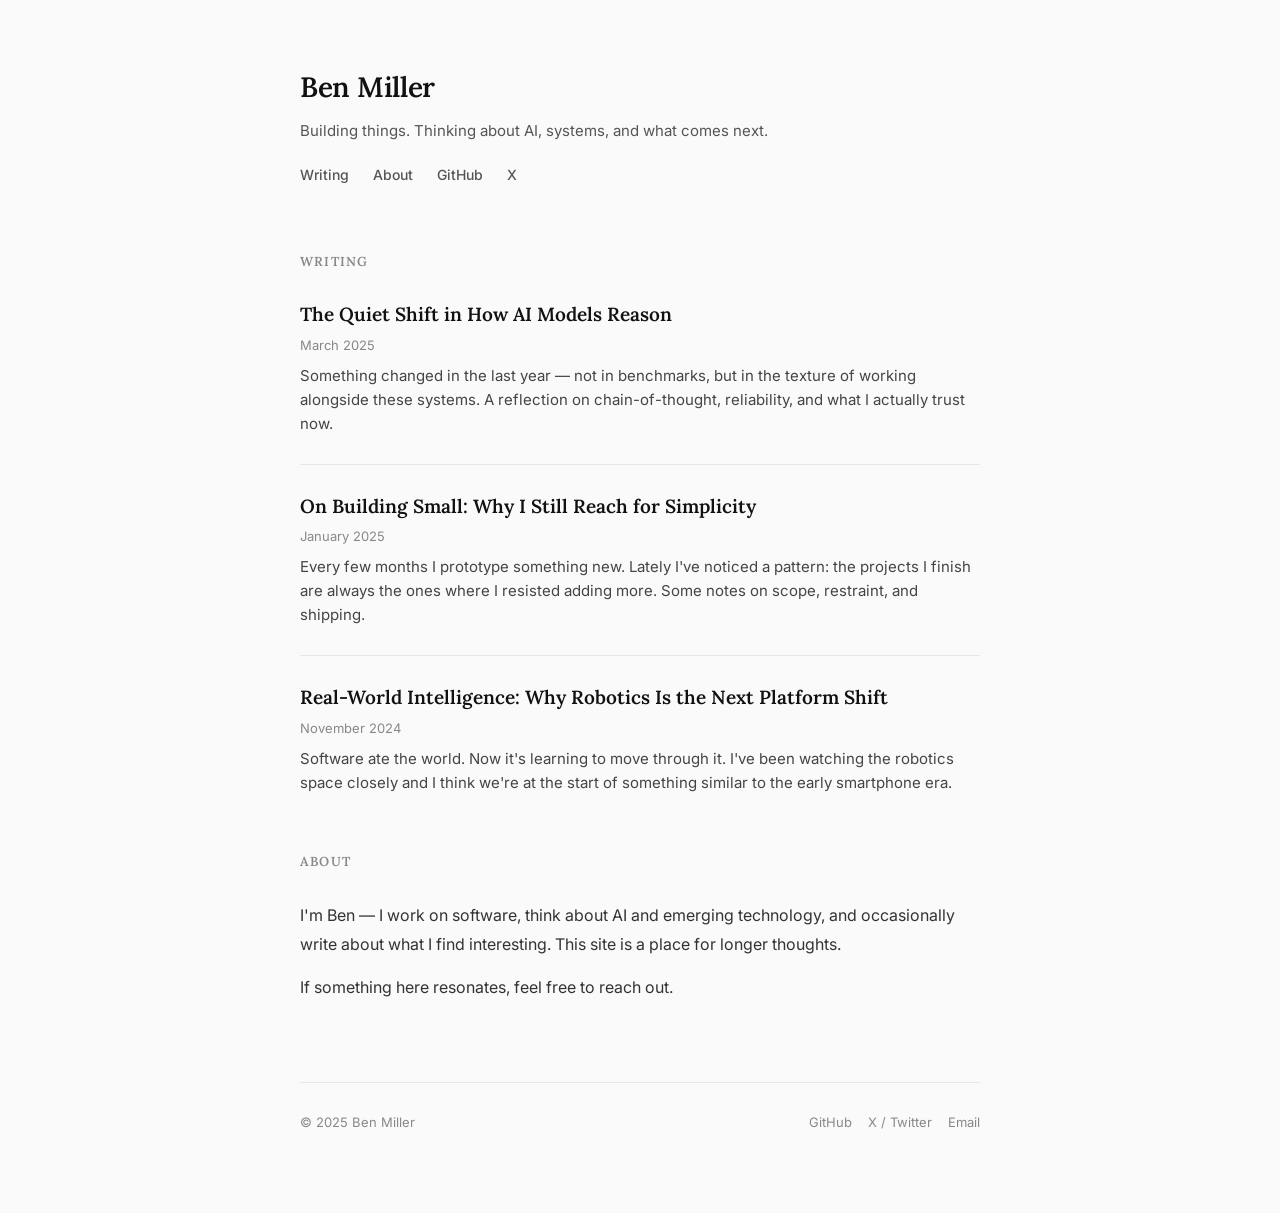
<file: index.html>
<!DOCTYPE html>
<html lang="en">
<head>
  <meta charset="UTF-8">
  <meta name="viewport" content="width=device-width, initial-scale=1.0">
  <title>Ben Miller</title>
  <link rel="preconnect" href="https://fonts.googleapis.com">
  <link rel="preconnect" href="https://fonts.gstatic.com" crossorigin>
  <link href="https://fonts.googleapis.com/css2?family=Inter:wght@400;500&family=Lora:ital,wght@0,400;0,600;1,400&display=swap" rel="stylesheet">
  <style>
    *, *::before, *::after { box-sizing: border-box; margin: 0; padding: 0; }

    body {
      font-family: 'Inter', -apple-system, sans-serif;
      background: #fafafa;
      color: #111;
      font-size: 17px;
      line-height: 1.7;
      padding: 0 24px;
    }

    a { color: #0066cc; text-decoration: none; }
    a:hover { text-decoration: underline; }

    .container {
      max-width: 680px;
      margin: 0 auto;
      padding: 64px 0 80px;
    }

    /* Header */
    header {
      margin-bottom: 64px;
    }

    header h1 {
      font-family: 'Lora', Georgia, serif;
      font-size: 28px;
      font-weight: 600;
      letter-spacing: -0.3px;
      margin-bottom: 6px;
    }

    header p.tagline {
      color: #555;
      font-size: 15px;
      margin-bottom: 20px;
    }

    nav {
      display: flex;
      gap: 24px;
    }

    nav a {
      font-size: 14px;
      color: #555;
      font-weight: 500;
    }

    nav a:hover { color: #111; text-decoration: none; }

    /* Sections */
    section {
      margin-bottom: 56px;
    }

    section h2 {
      font-family: 'Lora', Georgia, serif;
      font-size: 13px;
      font-weight: 600;
      text-transform: uppercase;
      letter-spacing: 1.2px;
      color: #888;
      margin-bottom: 28px;
    }

    /* Posts */
    .post-list {
      list-style: none;
    }

    .post-list li {
      margin-bottom: 28px;
      padding-bottom: 28px;
      border-bottom: 1px solid #e8e8e8;
    }

    .post-list li:last-child {
      border-bottom: none;
      margin-bottom: 0;
      padding-bottom: 0;
    }

    .post-list a.post-title {
      font-family: 'Lora', Georgia, serif;
      font-size: 19px;
      font-weight: 600;
      color: #111;
      display: block;
      margin-bottom: 6px;
      line-height: 1.4;
    }

    .post-list a.post-title:hover {
      color: #0066cc;
      text-decoration: none;
    }

    .post-meta {
      font-size: 13px;
      color: #888;
      margin-bottom: 8px;
    }

    .post-excerpt {
      font-size: 15px;
      color: #444;
      line-height: 1.6;
    }

    /* About */
    .about-text {
      font-size: 16px;
      color: #333;
      line-height: 1.8;
    }

    .about-text p + p { margin-top: 14px; }

    /* Footer */
    footer {
      margin-top: 80px;
      padding-top: 28px;
      border-top: 1px solid #e8e8e8;
      display: flex;
      justify-content: space-between;
      align-items: center;
      flex-wrap: wrap;
      gap: 12px;
    }

    footer p {
      font-size: 13px;
      color: #888;
    }

    footer .links {
      display: flex;
      gap: 16px;
    }

    footer .links a {
      font-size: 13px;
      color: #888;
    }

    footer .links a:hover { color: #111; }

    @media (max-width: 560px) {
      body { font-size: 16px; }
      .container { padding: 40px 0 60px; }
      header { margin-bottom: 48px; }
      header h1 { font-size: 24px; }
    }
  </style>
</head>
<body>
  <div class="container">

    <header>
      <h1>Ben Miller</h1>
      <p class="tagline">Building things. Thinking about AI, systems, and what comes next.</p>
      <nav>
        <a href="/">Writing</a>
        <a href="/about">About</a>
        <a href="https://github.com/benamiller">GitHub</a>
        <a href="https://twitter.com/benamiller">X</a>
      </nav>
    </header>

    <section id="writing">
      <h2>Writing</h2>
      <ul class="post-list">

        <li>
          <a class="post-title" href="#">The Quiet Shift in How AI Models Reason</a>
          <p class="post-meta">March 2025</p>
          <p class="post-excerpt">Something changed in the last year — not in benchmarks, but in the texture of working alongside these systems. A reflection on chain-of-thought, reliability, and what I actually trust now.</p>
        </li>

        <li>
          <a class="post-title" href="#">On Building Small: Why I Still Reach for Simplicity</a>
          <p class="post-meta">January 2025</p>
          <p class="post-excerpt">Every few months I prototype something new. Lately I've noticed a pattern: the projects I finish are always the ones where I resisted adding more. Some notes on scope, restraint, and shipping.</p>
        </li>

        <li>
          <a class="post-title" href="#">Real-World Intelligence: Why Robotics Is the Next Platform Shift</a>
          <p class="post-meta">November 2024</p>
          <p class="post-excerpt">Software ate the world. Now it's learning to move through it. I've been watching the robotics space closely and I think we're at the start of something similar to the early smartphone era.</p>
        </li>

      </ul>
    </section>

    <section id="about">
      <h2>About</h2>
      <div class="about-text">
        <p>I'm Ben — I work on software, think about AI and emerging technology, and occasionally write about what I find interesting. This site is a place for longer thoughts.</p>
        <p>If something here resonates, feel free to reach out.</p>
      </div>
    </section>

    <footer>
      <p>&copy; 2025 Ben Miller</p>
      <div class="links">
        <a href="https://github.com/benamiller">GitHub</a>
        <a href="https://twitter.com/benamiller">X / Twitter</a>
        <a href="mailto:mrbenamiller@gmail.com">Email</a>
      </div>
    </footer>

  </div>
</body>
</html>
</file>
